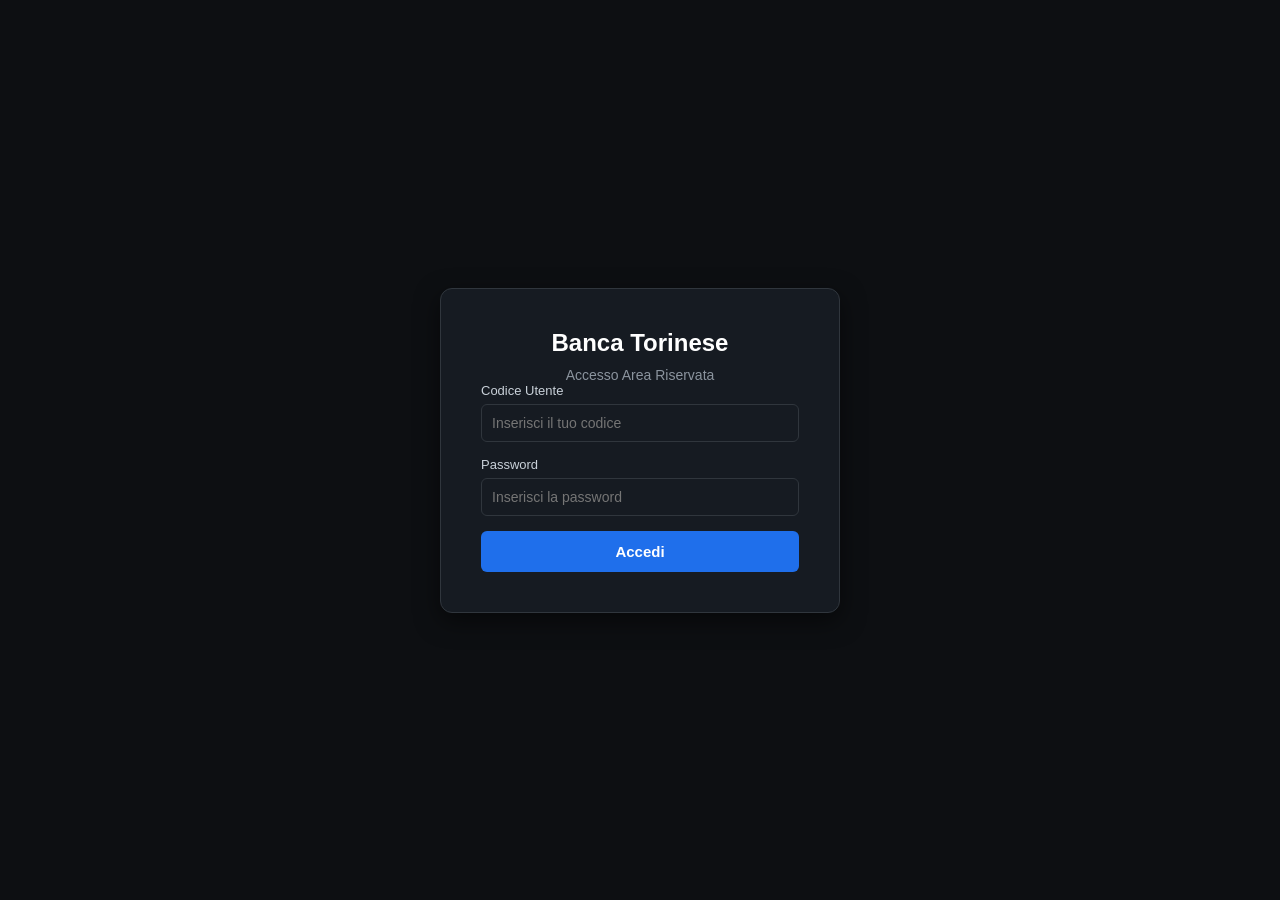
<file: index.html>
<!DOCTYPE html>
<html lang="it">
<head>
    <meta charset="UTF-8">
    <meta name="viewport" content="width=device-width, initial-scale=1.0">
    <title>Banca Torinese - Login</title>
    <link rel="stylesheet" href="css/style.css">
</head>
<body>
    <div class="login-container">
        <h2>Banca Torinese</h2>
        <p>Accesso Area Riservata</p>
        <form action="dashboard.html">
            <div class="input-group">
                <label for="username">Codice Utente</label>
                <input type="text" id="username" placeholder="Inserisci il tuo codice">
            </div>
            <div class="input-group">
                <label for="password">Password</label>
                <input type="password" id="password" placeholder="Inserisci la password">
            </div>
            <button type="submit" class="btn-login">Accedi</button>
        </form>
    </div>
</body>
</html>
</file>
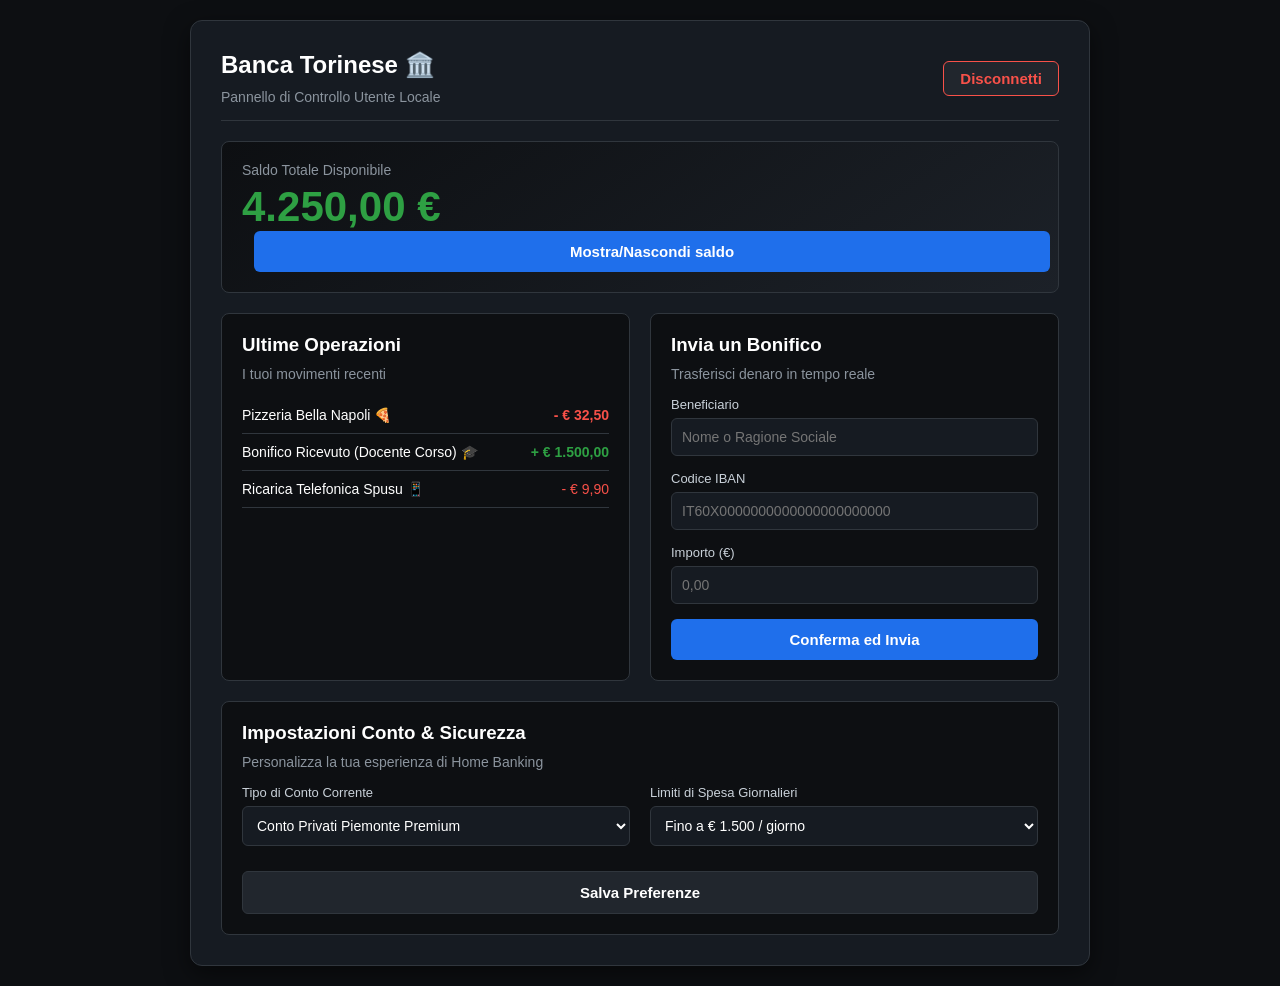
<file: dashboard.html>
<!DOCTYPE html>
<html lang="it">
<head>
    <meta charset="UTF-8">
    <meta name="viewport" content="width=device-width, initial-scale=1.0">
    <title>Banca Torinese - Home Banking</title>
    <link rel="stylesheet" href="css/style.css">
</head>
<body>
    <div class="dashboard-container">
        <div style="display: flex; justify-content: space-between; align-items: center; border-bottom: 1px solid #30363d; padding-bottom: 15px; margin-bottom: 20px;">
            <div>
                <h2>Banca Torinese 🏛️</h2>
                <p>Pannello di Controllo Utente Locale</p>
            </div>
            <button class="btn-login btn-danger" style="width: auto; padding: 8px 16px;" onclick="location.href='index.html'">Disconnetti</button>
        </div>
        
        <!-- Blocco Superiore: Riepilogo Saldo -->
        <div class="card" style="margin-bottom: 20px; background: linear-gradient(145deg, #0d0f12, #1c2128);">
            <p>Saldo Totale Disponibile</p>
            <h1 style="color: #2ea043; font-size: 42px; margin-top: 5px;">€ 4.250,00</h1>
        </div>

        <!-- Griglia Principale delle Funzionalità dell'App -->
        <div class="dashboard-grid">
            
            <!-- Pannello 1: Ultime Transazioni -->
            <div class="card">
                <h3>Ultime Operazioni</h3>
                <p style="margin-bottom: 15px;">I tuoi movimenti recenti</p>
                <ul>
                    <li>
                        <span>Pizzeria Bella Napoli 🍕</span>
                        <span style="color: #f85149; font-weight: bold;">- € 32,50</span>
                    </li>
                    <li>
                        <span>Bonifico Ricevuto (Docente Corso) 🎓</span>
                        <span style="color: #2ea043; font-weight: bold;">+ € 1.500,00</span>
                    </li>
                    <li>
                        <span>Ricarica Telefonica Spusu 📱</span>
                        <span style="color: #f85149;">- € 9,90</span>
                    </li>
                </ul>
            </div>

            <!-- Pannello 2: Modulo Disposizione Nuovi Bonifici -->
            <div class="card">
                <h3>Invia un Bonifico</h3>
                <p style="margin-bottom: 15px;">Trasferisci denaro in tempo reale</p>
                <form onsubmit="alert('Bonifico inviato con successo!'); return false;">
                    <div class="input-group">
                        <label>Beneficiario</label>
                        <input type="text" placeholder="Nome o Ragione Sociale" required>
                    </div>
                    <div class="input-group">
                        <label>Codice IBAN</label>
                        <input type="text" placeholder="IT60X0000000000000000000000" required>
                    </div>
                    <div class="input-group">
                        <label>Importo (€)</label>
                        <input type="number" step="0.01" placeholder="0,00" required>
                    </div>
                    <button type="submit" class="btn-action">Conferma ed Invia</button>
                </form>
            </div>

            <!-- Pannello 3: Schermata Impostazioni Applicazione -->
            <div class="card" style="grid-column: span 2;">
                <h3>Impostazioni Conto & Sicurezza</h3>
                <p style="margin-bottom: 15px;">Personalizza la tua esperienza di Home Banking</p>
                <div style="display: grid; grid-template-columns: 1fr 1fr; gap: 20px;">
                    <div class="input-group">
                        <label>Tipo di Conto Corrente</label>
                        <select>
                            <option>Conto Privati Piemonte Premium</option>
                            <option>Conto Sviluppatori Fedora Linux</option>
                        </select>
                    </div>
                    <div class="input-group">
                        <label>Limiti di Spesa Giornalieri</label>
                        <select>
                            <option>Fino a € 1.500 / giorno</option>
                            <option>Fino a € 5.000 / giorno</option>
                        </select>
                    </div>
                </div>
                <button class="btn-action" style="background-color: #21262d; border: 1px solid #30363d; margin-top: 10px;" onclick="alert('Impostazioni salvate nel sistema locale!')">Salva Preferenze</button>
            </div>

        </div>
    </div>

    <script>
    (function(){
      document.addEventListener('DOMContentLoaded', function(){
        // Trova l'elemento che contiene il saldo (prima H1 con simbolo €)
        var balanceEl = Array.from(document.querySelectorAll('h1')).find(function(h){
          return h.textContent.indexOf('€') !== -1;
        });
        if(!balanceEl) return;

        // Parse e format helper per stringhe in formato italiano (es. "€ 4.250,00")
        function parseCurrency(str){
          if(!str) return 0;
          var s = String(str).replace(/\s/g,'').replace('€','').trim();
          s = s.replace(/\./g,'').replace(',','.');
          var n = parseFloat(s);
          return isNaN(n) ? 0 : n;
        }
        function formatCurrency(n){
          return n.toLocaleString('it-IT', { style: 'currency', currency: 'EUR' });
        }

        var balance = parseCurrency(balanceEl.textContent);
        var masked = false;

        // Crea il pulsante Mostra/Nascondi saldo (non modifica l'HTML originale, inserito via JS)
        var toggle = document.createElement('button');
        toggle.type = 'button';
        toggle.textContent = 'Mostra/Nascondi saldo';
        toggle.className = 'btn-action';
        toggle.style.marginLeft = '12px';
        toggle.setAttribute('aria-pressed', 'false');
        toggle.addEventListener('click', function(){
          masked = !masked;
          toggle.setAttribute('aria-pressed', masked ? 'true' : 'false');
          renderBalance();
        });

        // Inserisce il pulsante subito dopo il saldo
        balanceEl.parentNode.insertBefore(toggle, balanceEl.nextSibling);

        function renderBalance(){
          if(masked){
            // Nasconde la cifra sostituendola con ***
            balanceEl.textContent = '€ ***';
          } else {
            balanceEl.textContent = formatCurrency(balance);
          }
        }

        renderBalance();

        // Cerca il form del bonifico (card con h3 che contiene "Bonifico")
        var forms = Array.from(document.querySelectorAll('.card form'));
        var targetForm = forms.find(function(f){
          var card = f.closest('.card');
          return card && card.querySelector('h3') && card.querySelector('h3').textContent.toLowerCase().includes('bonifico');
        }) || document.querySelector('.card form');

        if(!targetForm) return;

        // Rimuove eventuale onsubmit inline esistente per evitare alert duplicati
        try{ targetForm.removeAttribute('onsubmit'); }catch(e){}

        var amountInput = targetForm.querySelector('input[type="number"]');
        var beneficiaryInput = targetForm.querySelectorAll('input')[0];

        targetForm.addEventListener('submit', function(e){
          e.preventDefault();

          if(!amountInput){
            alert('Campo importo non trovato.');
            return;
          }

          var val = parseFloat(amountInput.value);
          if(isNaN(val) || val <= 0){
            alert('Inserisci un importo valido maggiore di 0.');
            return;
          }

          var beneficiary = beneficiaryInput && beneficiaryInput.value && beneficiaryInput.value.trim()
            ? beneficiaryInput.value.trim()
            : 'Beneficiario';

          // Sottrae l'importo dal saldo e arrotonda a 2 decimali
          balance = Math.round((balance - val) * 100) / 100;

          // Aggiorna la visualizzazione (rispetta lo stato mascherato)
          renderBalance();

          // Aggiunge l'operazione all'elenco "Ultime Operazioni"
          var recentCard = Array.from(document.querySelectorAll('.card')).find(function(card){
            var heading = card.querySelector('h3');
            return heading && heading.textContent.toLowerCase().includes('ultime');
          });
          var recentList = recentCard ? recentCard.querySelector('ul') : document.querySelector('ul');
          if(recentList){
            var now = new Date();
            var timeStamp = now.toLocaleString('it-IT', {
              day: '2-digit',
              month: '2-digit',
              year: 'numeric',
              hour: '2-digit',
              minute: '2-digit'
            });

            var newItem = document.createElement('li');
            newItem.style.opacity = '0';
            newItem.style.transform = 'translateY(-6px)';
            newItem.style.transition = 'all 0.25s ease';

            var label = document.createElement('span');
            label.textContent = beneficiary + ' 💸';

            var meta = document.createElement('span');
            meta.textContent = timeStamp;
            meta.style.display = 'block';
            meta.style.fontSize = '11px';
            meta.style.color = '#8b949e';
            meta.style.marginTop = '4px';

            var valueWrap = document.createElement('span');
            valueWrap.style.display = 'flex';
            valueWrap.style.flexDirection = 'column';
            valueWrap.style.alignItems = 'flex-end';

            var amount = document.createElement('span');
            amount.textContent = '- € ' + val.toLocaleString('it-IT', { minimumFractionDigits: 2, maximumFractionDigits: 2 });
            amount.style.color = '#f85149';
            amount.style.fontWeight = 'bold';

            valueWrap.appendChild(amount);
            valueWrap.appendChild(meta);

            var row = document.createElement('div');
            row.style.display = 'flex';
            row.style.justifyContent = 'space-between';
            row.style.alignItems = 'center';
            row.style.gap = '12px';
            row.appendChild(label);
            row.appendChild(valueWrap);

            newItem.appendChild(row);
            recentList.insertBefore(newItem, recentList.firstChild);

            requestAnimationFrame(function(){
              newItem.style.opacity = '1';
              newItem.style.transform = 'translateY(0)';
            });
          }

          // Mostra popup di conferma subito dopo l'invio simulato
          var formattedAmount = val.toLocaleString('it-IT', { minimumFractionDigits: 2, maximumFractionDigits: 2 });
          alert('Bonifico inviato con successo!\nImporto: € ' + formattedAmount + '\nSaldo aggiornato: ' + formatCurrency(balance));

          // Resetta il form
          try{ targetForm.reset(); }catch(e){}
        }, false);

      });
    })();
    </script>

</body>
</html>
</file>
<file: css/style.css>
* {
    margin: 0;
    padding: 0;
    box-sizing: border-box;
    font-family: 'Segoe UI', Tahoma, Geneva, Verdana, sans-serif;
}

body {
    background-color: #0d0f12;
    color: #ffffff;
    display: flex;
    justify-content: center;
    align-items: center;
    min-height: 100vh;
    padding: 20px;
}

.login-container {
    background-color: #161b22;
    padding: 40px;
    border-radius: 12px;
    box-shadow: 0 8px 24px rgba(0, 0, 0, 0.5);
    width: 100%;
    max-width: 400px;
    text-align: center;
    border: 1px solid #30363d;
}

/* Contenitore più grande per la Dashboard dei conti */
.dashboard-container {
    background-color: #161b22;
    padding: 30px;
    border-radius: 12px;
    box-shadow: 0 8px 24px rgba(0, 0, 0, 0.5);
    width: 100%;
    max-width: 900px;
    border: 1px solid #30363d;
}

.dashboard-grid {
    display: grid;
    grid-template-columns: 1fr 1fr;
    gap: 20px;
    margin-top: 20px;
}

@media (max-width: 768px) {
    .dashboard-grid {
        grid-template-columns: 1fr;
    }
}

.card {
    background-color: #0d0f12;
    padding: 20px;
    border-radius: 8px;
    border: 1px solid #30363d;
}

h2, h3 {
    color: #ffffff;
    margin-bottom: 10px;
}

p {
    color: #8b949e;
    font-size: 14px;
}

.input-group {
    text-align: left;
    margin-bottom: 15px;
}

.input-group label {
    display: block;
    color: #c9d1d9;
    margin-bottom: 6px;
    font-size: 13px;
}

.input-group input, .input-group select {
    width: 100%;
    padding: 10px;
    background-color: #161b22;
    border: 1px solid #30363d;
    border-radius: 6px;
    color: #ffffff;
    font-size: 14px;
}

.input-group input:focus {
    outline: none;
    border-color: #58a6ff;
}

.btn-login, .btn-action {
    width: 100%;
    padding: 12px;
    background-color: #1f6feb;
    color: #ffffff;
    border: none;
    border-radius: 6px;
    font-size: 15px;
    font-weight: 600;
    cursor: pointer;
    transition: background-color 0.3s;
}

.btn-login:hover, .btn-action:hover {
    background-color: #388bfd;
}

.btn-danger {
    background-color: #21262d;
    border: 1px solid #f85149;
    color: #f85149;
}

.btn-danger:hover {
    background-color: #b62324;
    color: white;
}

ul {
    list-style: none;
}

li {
    padding: 10px 0;
    border-bottom: 1px solid #30363d;
    display: flex;
    justify-content: space-between;
    font-size: 14px;
}
</file>
